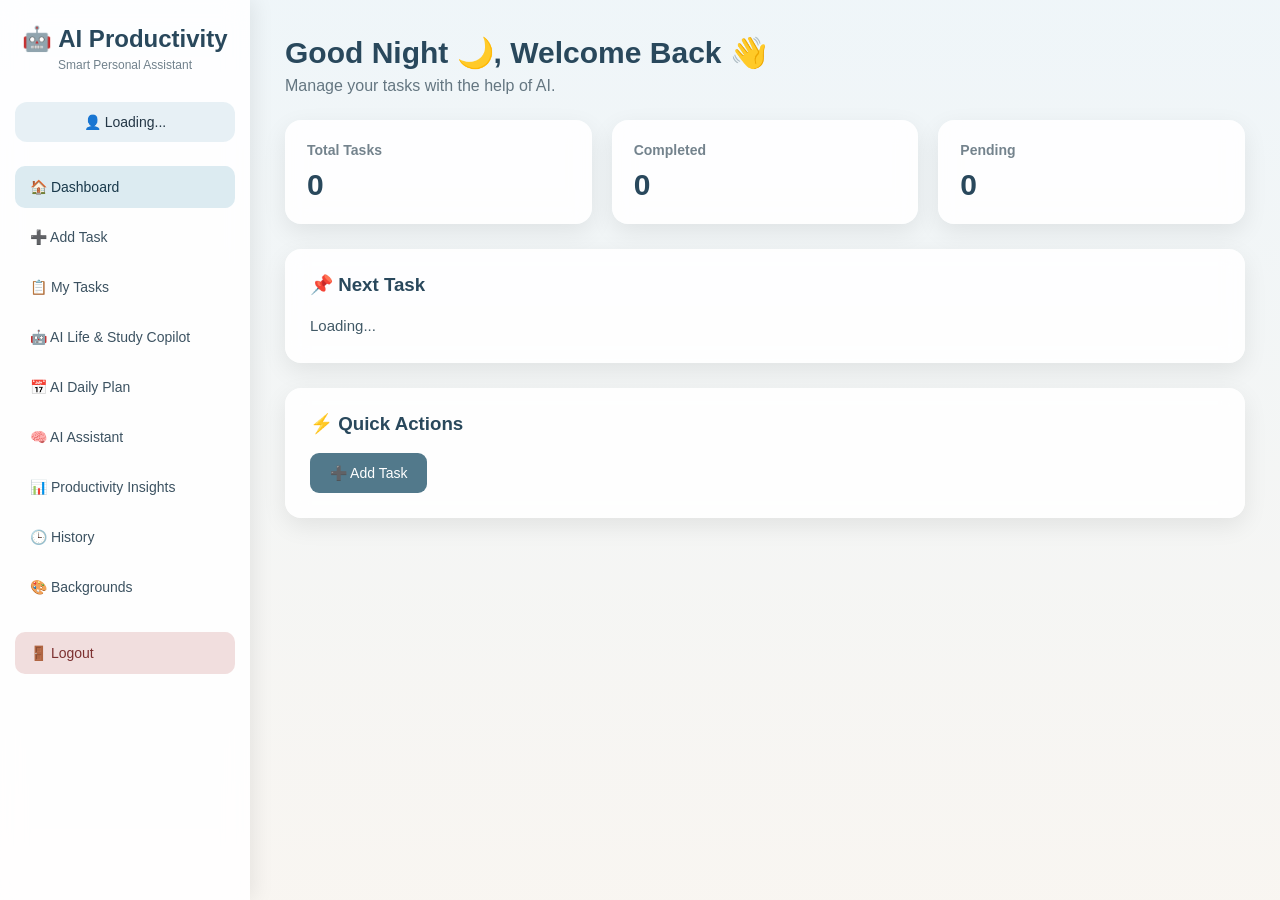
<file: frontend/index.html>
<!DOCTYPE html>
<html lang="en">
<head>
    <meta charset="UTF-8">
    <meta name="viewport" content="width=device-width, initial-scale=1.0">

    <title>AI Productivity Agent</title>

    <style>

        * {
            box-sizing: border-box;
            margin: 0;
            padding: 0;
            font-family: Arial, sans-serif;
        }

        body {
            min-height: 100vh;

            background:
                linear-gradient(
                    rgba(226, 238, 244, 0.55),
                    rgba(244, 239, 232, 0.60)
                ),
                url("https://images.unsplash.com/photo-1501785888041-af3ef285b470?auto=format&fit=crop&w=2000&q=85");

            background-size: cover;
            background-position: center;
            background-attachment: fixed;

            color: #243746;
        }

        button {
            cursor: pointer;
        }

        .app {
            display: flex;
            min-height: 100vh;
        }

        /* ================= SIDEBAR ================= */

        .sidebar {
            width: 250px;
            min-height: 100vh;

            background: rgba(255, 255, 255, 0.88);

            backdrop-filter: blur(12px);

            padding: 25px 15px;

            box-shadow: 4px 0 20px rgba(0,0,0,0.08);

            position: fixed;
            left: 0;
            top: 0;
            bottom: 0;

            overflow-y: auto;
        }

        .logo {
            text-align: center;
            margin-bottom: 30px;
        }

        .logo h1 {
            font-size: 24px;
            color: #29485c;
        }

        .logo p {
            font-size: 12px;
            color: #71818c;
            margin-top: 5px;
        }

        .user-box {
            background: rgba(225, 237, 243, 0.8);
            padding: 12px;
            border-radius: 12px;
            margin-bottom: 20px;
            text-align: center;
            font-size: 14px;
        }

        .nav-btn {
            width: 100%;
            border: none;
            background: transparent;

            padding: 13px 15px;
            margin: 4px 0;

            border-radius: 10px;

            text-align: left;

            color: #3c5261;

            font-size: 14px;

            transition: 0.2s;
        }

        .nav-btn:hover,
        .nav-btn.active {
            background: #dcebf1;
            color: #19394b;
        }

        .logout-btn {
            margin-top: 20px;
            background: #f1dede;
            color: #7c3030;
        }

        .logout-btn:hover {
            background: #eacaca;
        }

        /* ================= MAIN ================= */

        .main {
            margin-left: 250px;
            width: calc(100% - 250px);

            padding: 35px;

            min-height: 100vh;
        }

        .page {
            display: none;
        }

        .page.active {
            display: block;
        }

        .page-title {
            margin-bottom: 25px;
        }

        .page-title h2 {
            font-size: 30px;
            color: #29485c;
        }

        .page-title p {
            margin-top: 7px;
            color: #647681;
        }

        /* ================= CARDS ================= */

        .cards {
            display: grid;

            grid-template-columns:
                repeat(auto-fit, minmax(200px, 1fr));

            gap: 20px;

            margin-bottom: 25px;
        }

        .card {
            background: rgba(255,255,255,0.88);

            backdrop-filter: blur(10px);

            border-radius: 16px;

            padding: 22px;

            box-shadow:
                0 8px 25px rgba(0,0,0,0.08);
        }

        .stat-card h3 {
            font-size: 14px;
            color: #74838d;
            margin-bottom: 10px;
        }

        .stat-card .number {
            font-size: 30px;
            font-weight: bold;
            color: #29485c;
        }

        /* ================= CONTENT ================= */

        .content-card {
            background: rgba(255,255,255,0.90);

            backdrop-filter: blur(10px);

            border-radius: 16px;

            padding: 25px;

            margin-bottom: 25px;

            box-shadow:
                0 8px 25px rgba(0,0,0,0.08);
        }

        .content-card h3 {
            margin-bottom: 18px;
            color: #29485c;
        }

        /* ================= FORMS ================= */

        .form-group {
            margin-bottom: 17px;
        }

        .form-group label {
            display: block;

            margin-bottom: 7px;

            font-size: 14px;

            color: #526671;
        }

        input,
        textarea,
        select {
            width: 100%;

            padding: 12px 14px;

            border: 1px solid #ccd8de;

            border-radius: 9px;

            background: rgba(255,255,255,0.9);

            outline: none;

            font-size: 14px;
        }

        textarea {
            min-height: 120px;
            resize: vertical;
        }

        input:focus,
        textarea:focus,
        select:focus {
            border-color: #739bad;
        }

        .primary-btn {
            border: none;

            background: #52798b;

            color: white;

            padding: 12px 20px;

            border-radius: 9px;

            font-size: 14px;
        }

        .primary-btn:hover {
            background: #416879;
        }

        .secondary-btn {
            border: none;

            background: #dcebf1;

            color: #29485c;

            padding: 10px 16px;

            border-radius: 8px;
        }

        .danger-btn {
            border: none;

            background: #f0d7d7;

            color: #853636;

            padding: 9px 13px;

            border-radius: 8px;
        }

        /* ================= TASK ================= */

        .task-item {
            background: rgba(247,250,251,0.95);

            border: 1px solid #dbe5e9;

            border-radius: 13px;

            padding: 18px;

            margin-bottom: 14px;
        }

        .task-top {
            display: flex;

            justify-content: space-between;

            gap: 15px;
        }

        .task-name {
            font-size: 17px;
            font-weight: bold;

            color: #29485c;
        }

        .task-details {
            margin-top: 7px;

            font-size: 13px;

            color: #71818c;
        }

        .priority {
            padding: 6px 10px;

            background: #e8eef1;

            border-radius: 8px;

            font-size: 12px;

            font-weight: bold;
        }

        .countdown {
            margin-top: 12px;

            font-size: 13px;

            color: #607987;

            font-weight: bold;
        }

        .task-actions {
            display: flex;

            flex-wrap: wrap;

            gap: 7px;

            margin-top: 15px;
        }

        .task-actions button {
            border: none;

            background: #e2edf1;

            color: #385563;

            padding: 8px 11px;

            border-radius: 7px;

            font-size: 12px;
        }

        .task-actions button:hover {
            background: #cedfe6;
        }

        /* ================= AI ================= */

        .ai-box {
            background:
                linear-gradient(
                    135deg,
                    rgba(225,237,243,0.9),
                    rgba(246,240,231,0.9)
                );

            border-radius: 14px;

            padding: 20px;

            margin-bottom: 20px;
        }

        .ai-result {
            margin-top: 15px;

            background: rgba(255,255,255,0.8);

            border-radius: 10px;

            padding: 15px;

            white-space: pre-wrap;

            line-height: 1.6;

            min-height: 50px;
        }

        /* ================= HISTORY ================= */

        .history-item {
            background: #f7fafb;

            border: 1px solid #dce6ea;

            border-radius: 12px;

            padding: 17px;

            margin-bottom: 12px;
        }

        .history-actions {
            margin-top: 12px;
        }

        /* ================= NEXT TASK ================= */

        .next-task {
            font-size: 15px;

            line-height: 1.6;

            color: #415966;
        }


        /* ================= AI COPILOT ================= */
        .copilot-hero {
            background: linear-gradient(135deg, rgba(225,237,243,0.94), rgba(246,240,231,0.94));
            border-radius: 20px; padding: 28px; margin-bottom: 22px;
            box-shadow: 0 8px 25px rgba(0,0,0,0.08); text-align: center;
        }
        .copilot-hero h2 { font-size: 30px; color:#29485c; margin-bottom:8px; }
        .copilot-hero p { color:#647681; margin-bottom:18px; }
        .copilot-tools { display:grid; grid-template-columns:repeat(auto-fit,minmax(190px,1fr)); gap:14px; }
        .copilot-tool { border:1px solid #d5e1e6; background:rgba(255,255,255,0.9); border-radius:15px; padding:18px; text-align:left; cursor:pointer; transition:.2s; }
        .copilot-tool:hover { transform:translateY(-2px); box-shadow:0 8px 18px rgba(0,0,0,.08); border-color:#9bb9c7; }
        .copilot-tool .icon { font-size:28px; margin-bottom:9px; }
        .copilot-tool h3 { font-size:15px; color:#29485c; margin-bottom:5px; }
        .copilot-tool p { font-size:12px; color:#71818c; line-height:1.45; }
        .copilot-chat { background:rgba(255,255,255,.92); border-radius:18px; padding:20px; box-shadow:0 8px 25px rgba(0,0,0,.08); }
        .copilot-chat-header { display:flex; justify-content:space-between; align-items:center; gap:10px; margin-bottom:15px; }
        .copilot-chat-header h3 { color:#29485c; }
        .copilot-mode { font-size:12px; background:#e8f1f4; color:#385563; padding:7px 10px; border-radius:999px; }
        .copilot-messages { min-height:220px; max-height:380px; overflow-y:auto; background:#f7fafb; border:1px solid #dce6ea; border-radius:13px; padding:15px; margin-bottom:14px; }
        .copilot-message { max-width:82%; padding:11px 13px; border-radius:12px; margin-bottom:10px; line-height:1.5; font-size:14px; white-space:pre-wrap; }
        .copilot-message.ai { background:#e4eff3; color:#29485c; }
        .copilot-message.user { background:#52798b; color:white; margin-left:auto; }
        .copilot-input-row { display:flex; gap:8px; }
        .copilot-input-row textarea { min-height:55px; flex:1; }
        .copilot-status { margin-top:10px; font-size:12px; color:#647681; min-height:18px; }
        @media(max-width:600px){ .copilot-input-row{flex-direction:column;} .copilot-message{max-width:95%;} }


        /* ================= BACKGROUND GALLERY ================= */

        .background-overlay {
            display: none;
            position: fixed;
            inset: 0;
            z-index: 9999;
            background: rgba(15, 30, 40, 0.48);
            backdrop-filter: blur(5px);
            align-items: center;
            justify-content: center;
            padding: 20px;
        }

        .background-overlay.show {
            display: flex;
        }

        .background-panel {
            width: min(900px, 96vw);
            max-height: 88vh;
            overflow-y: auto;
            background: rgba(255, 255, 255, 0.96);
            border-radius: 20px;
            padding: 22px;
            box-shadow: 0 20px 60px rgba(0,0,0,0.22);
        }

        .background-panel-header {
            display: flex;
            align-items: center;
            justify-content: space-between;
            gap: 15px;
            margin-bottom: 18px;
        }

        .background-panel-header h3 {
            color: #29485c;
            font-size: 21px;
        }

        .close-background-btn {
            border: none;
            background: #f0d7d7;
            color: #853636;
            width: 36px;
            height: 36px;
            border-radius: 50%;
            font-size: 18px;
            cursor: pointer;
        }

        .background-grid {
            display: grid;
            grid-template-columns: repeat(auto-fit, minmax(190px, 1fr));
            gap: 15px;
        }

        .background-option {
            border: 2px solid transparent;
            border-radius: 15px;
            overflow: hidden;
            background: white;
            box-shadow: 0 5px 16px rgba(0,0,0,0.08);
            cursor: pointer;
            transition: 0.2s;
        }

        .background-option:hover {
            transform: translateY(-3px);
            box-shadow: 0 10px 24px rgba(0,0,0,0.14);
        }

        .background-option.selected {
            border-color: #52798b;
        }

        .background-option img {
            display: block;
            width: 100%;
            height: 115px;
            object-fit: cover;
        }

        .background-option-name {
            padding: 10px 12px;
            color: #29485c;
            font-weight: bold;
            font-size: 13px;
        }

        .background-note {
            margin-top: 16px;
            color: #71818c;
            font-size: 12px;
            text-align: center;
        }


        /* ================= DOCUMENT ANALYZER + KNOWLEDGE VAULT ================= */
        .copilot-feature-panel {
            display: none;
            margin-top: 20px;
            background: rgba(255,255,255,0.94);
            border-radius: 18px;
            padding: 22px;
            box-shadow: 0 8px 25px rgba(0,0,0,0.08);
            border: 1px solid #dce6ea;
        }
        .copilot-feature-panel.show { display: block; }
        .feature-header { display:flex; justify-content:space-between; align-items:center; gap:12px; margin-bottom:15px; }
        .feature-header h3 { color:#29485c; margin:0; }
        .feature-note { color:#647681; font-size:13px; line-height:1.5; margin-bottom:15px; }
        .feature-row { display:flex; gap:10px; align-items:center; flex-wrap:wrap; }
        .feature-row > * { flex:1; min-width:180px; }
        .feature-status { margin-top:12px; min-height:20px; font-size:13px; color:#526671; }
        .feature-result { margin-top:15px; background:#f7fafb; border:1px solid #dce6ea; border-radius:13px; padding:16px; line-height:1.65; white-space:pre-wrap; }
        .vault-list { display:grid; gap:10px; margin-top:15px; }
        .vault-item { background:#f7fafb; border:1px solid #dce6ea; border-radius:12px; padding:13px; }
        .vault-item strong { color:#29485c; }
        .vault-item small { display:block; color:#71818c; margin-top:4px; }
        .vault-actions { display:flex; gap:8px; flex-wrap:wrap; margin-top:10px; }
        .vault-question { margin-top:15px; }
        .vault-question textarea { min-height:80px; }
        .file-name { margin-top:8px; font-size:13px; color:#52798b; }

        /* ================= MOBILE ================= */

        @media(max-width: 800px) {

            .sidebar {
                width: 210px;
            }

            .main {
                margin-left: 210px;

                width: calc(100% - 210px);

                padding: 20px;
            }
        }

        @media(max-width: 600px) {

            .sidebar {
                position: relative;

                width: 100%;

                min-height: auto;
            }

            .app {
                display: block;
            }

            .main {
                margin-left: 0;

                width: 100%;
            }
        }

    </style>
</head>

<body>

<div id="backgroundOverlay" class="background-overlay" onclick="closeBackgroundGallery(event)">
    <div class="background-panel" onclick="event.stopPropagation()">
        <div class="background-panel-header">
            <h3>🎨 Choose Your Background</h3>
            <button class="close-background-btn" onclick="closeBackgroundGallery()">✕</button>
        </div>

        <div id="backgroundGrid" class="background-grid"></div>

        <p class="background-note">
            Choose any background. Your choice is saved automatically in this browser.
        </p>
    </div>
</div>

<div class="app">

    <aside class="sidebar">

        <div class="logo">

            <h1>🤖 AI Productivity</h1>

            <p>Smart Personal Assistant</p>

        </div>

        <div class="user-box">

            👤

            <span id="loggedUser">
                Loading...
            </span>

        </div>

        <button
            class="nav-btn active"
            onclick="showPage('dashboard', this)"
        >
            🏠 Dashboard
        </button>

        <button
            class="nav-btn"
            onclick="showPage('addTask', this)"
        >
            ➕ Add Task
        </button>

        <button
            class="nav-btn"
            onclick="showPage('tasks', this)"
        >
            📋 My Tasks
        </button>


        <button
            class="nav-btn"
            onclick="showPage('copilot', this)"
        >
            🤖 AI Life & Study Copilot
        </button>

        <button
            class="nav-btn"
            onclick="showPage('dailyPlan', this)"
        >
            📅 AI Daily Plan
        </button>

        <button
            class="nav-btn"
            onclick="showPage('assistant', this)"
        >
            🧠 AI Assistant
        </button>

        <button
            class="nav-btn"
            onclick="showPage('insights', this)"
        >
            📊 Productivity Insights
        </button>

        <button
            class="nav-btn"
            onclick="showPage('history', this)"
        >
            🕒 History
        </button>

        <button
            class="nav-btn"
            onclick="openBackgroundGallery()"
        >
            🎨 Backgrounds
        </button>

        <button
            class="nav-btn logout-btn"
            onclick="logout()"
        >
            🚪 Logout
        </button>

    </aside>

    <main class="main">


        <!-- AI LIFE & STUDY COPILOT -->
        <section id="copilot" class="page">
            <div class="page-title">
                <h2>🤖 AI Life & Study Copilot</h2>
                <p>Your personal AI space for study, projects, ideas and everyday work.</p>
            </div>

            <div class="copilot-hero">
                <h2>🤖 What can I help you with?</h2>
                <p>Choose a tool or start a conversation. We are adding the AI features step by step.</p>
                <button class="primary-btn" onclick="startCopilotVoice()">🎤 Talk to AI</button>
            </div>

            <div class="copilot-tools">
                <div class="copilot-tool" onclick="selectCopilotTool('Study Buddy')"><div class="icon">📚</div><h3>Study Buddy</h3><p>Understand topics, revise concepts and prepare for exams.</p></div>
                <div class="copilot-tool" onclick="selectCopilotTool('Writing Assistant')"><div class="icon">📝</div><h3>Writing Assistant</h3><p>Improve assignments, emails, reports and written work.</p></div>
                <div class="copilot-tool" onclick="selectCopilotTool('Presentation Coach')"><div class="icon">🎤</div><h3>Presentation Coach</h3><p>Practice speaking, structure slides and prepare your delivery.</p></div>
                <div class="copilot-tool" onclick="selectCopilotTool('Coding Buddy')"><div class="icon">💻</div><h3>Coding Buddy</h3><p>Get help understanding code, errors and programming concepts.</p></div>
                <div class="copilot-tool" onclick="selectCopilotTool('Document Analyzer')"><div class="icon">📄</div><h3>Document Analyzer</h3><p>Upload and analyze PDF, DOCX and TXT study or project documents.</p></div>
                <div class="copilot-tool" onclick="selectCopilotTool('Research Assistant')"><div class="icon">🔍</div><h3>Research Assistant</h3><p>Organize research questions, sources and project information.</p></div>
                <div class="copilot-tool" onclick="selectCopilotTool('Idea Generator')"><div class="icon">💡</div><h3>Idea Generator</h3><p>Generate project, presentation and innovation ideas.</p></div>
                <div class="copilot-tool" onclick="selectCopilotTool('Knowledge Vault')"><div class="icon">🧠</div><h3>Knowledge Vault</h3><p>Store your documents and ask questions about your saved knowledge.</p></div>
                <div class="copilot-tool" onclick="selectCopilotTool('Problem Solver')"><div class="icon">🧩</div><h3>Problem Solver</h3><p>Break difficult problems into clear, manageable steps.</p></div>
            </div>

            <!-- DOCUMENT ANALYZER -->
            <div id="documentAnalyzerPanel" class="copilot-feature-panel">
                <div class="feature-header">
                    <h3>📄 Document Analyzer</h3>
                    <span class="copilot-mode">PDF / DOCX / TXT</span>
                </div>
                <p class="feature-note">Upload a document and Gemini will create a summary, study notes, exam questions, or a simple explanation.</p>

                <div class="feature-row">
                    <input id="documentFile" type="file" accept=".pdf,.docx,.txt">
                    <select id="documentAnalysisMode">
                        <option value="summary">📋 Summary</option>
                        <option value="study">📚 Study Notes</option>
                        <option value="questions">❓ Exam Questions</option>
                        <option value="explain">💡 Simple Explanation</option>
                    </select>
                    <button class="primary-btn" onclick="analyzeDocument()">🔍 Analyze</button>
                </div>

                <div id="selectedDocumentName" class="file-name"></div>
                <div id="documentAnalyzerStatus" class="feature-status"></div>
                <div id="documentAnalyzerResult" class="feature-result" style="display:none;"></div>
            </div>

            <!-- KNOWLEDGE VAULT -->
            <div id="knowledgeVaultPanel" class="copilot-feature-panel">
                <div class="feature-header">
                    <h3>🧠 Knowledge Vault</h3>
                    <button class="secondary-btn" onclick="loadKnowledgeVault()">🔄 Refresh</button>
                </div>
                <p class="feature-note">Your analyzed documents are stored privately for your account. Select a document or ask across your saved documents.</p>

                <div class="feature-row">
                    <select id="vaultDocumentSelect">
                        <option value="">All saved documents</option>
                    </select>
                    <button class="secondary-btn" onclick="loadKnowledgeVault()">📚 Load Documents</button>
                </div>

                <div id="knowledgeVaultList" class="vault-list"></div>

                <div class="vault-question">
                    <textarea id="vaultQuestion" placeholder="Ask something about your saved documents..."></textarea>
                    <br><br>
                    <button class="primary-btn" onclick="askKnowledgeVault()">🤖 Ask Knowledge Vault</button>
                </div>

                <div id="vaultStatus" class="feature-status"></div>
                <div id="vaultAnswer" class="feature-result" style="display:none;"></div>
            </div>

            <br>
            <div class="copilot-chat">
                <div class="copilot-chat-header">
                    <h3>💬 Copilot Chat</h3>
                    <span id="copilotMode" class="copilot-mode">General Copilot</span>
                </div>
                <div id="copilotMessages" class="copilot-messages">
                    <div class="copilot-message ai">Hi! I’m your AI Life & Study Copilot. Choose a tool above or tell me what you need help with.</div>
                </div>
                <div class="copilot-input-row">
                    <textarea id="copilotInput" placeholder="Ask your Copilot something..."></textarea>
                    <button class="primary-btn" onclick="sendCopilotMessage()">➤ Send</button>
                </div>
                <div id="copilotStatus" class="copilot-status"></div>
            </div>
        </section>

        <!-- DASHBOARD -->

        <section
            id="dashboard"
            class="page active"
        >

            <div class="page-title">

                <h2 id="welcomeGreeting">Welcome Back 👋</h2>

                <p>
                    Manage your tasks with the help of AI.
                </p>

            </div>

            <div class="cards">

                <div class="card stat-card">

                    <h3>Total Tasks</h3>

                    <div
                        class="number"
                        id="totalTasks"
                    >
                        0
                    </div>

                </div>

                <div class="card stat-card">

                    <h3>Completed</h3>

                    <div
                        class="number"
                        id="completedTasks"
                    >
                        0
                    </div>

                </div>

                <div class="card stat-card">

                    <h3>Pending</h3>

                    <div
                        class="number"
                        id="pendingTasks"
                    >
                        0
                    </div>

                </div>

            </div>

            <div class="content-card">

                <h3>📌 Next Task</h3>

                <div
                    id="nextTask"
                    class="next-task"
                >
                    Loading...
                </div>

            </div>

            <div class="content-card">

                <h3>⚡ Quick Actions</h3>

                <button
                    class="primary-btn"
                    onclick="showPageById('addTask')"
                >
                    ➕ Add Task
                </button>

            </div>

        </section>

        <!-- ADD TASK -->

        <section
            id="addTask"
            class="page"
        >

            <div class="page-title">

                <h2>➕ Add New Task</h2>

                <p>
                    Create a task and set its deadline.
                </p>

            </div>

            <div class="content-card">

                <div class="form-group">

                    <label>
                        Task
                    </label>

                    <textarea
                        id="taskInput"
                        placeholder="Example: Complete project presentation"
                    ></textarea>

                </div>

                <button
                    class="secondary-btn"
                    onclick="startVoiceInput()"
                >
                    🎤 Speak Task
                </button>

                <br><br>

                <div class="form-group">

                    <label>
                        Deadline
                    </label>

                    <input
                        type="datetime-local"
                        id="deadlineInput"
                    >

                </div>

                <div class="form-group">

                    <label>
                        Priority
                    </label>

                    <select id="priorityInput">

                        <option value="HIGH">
                            HIGH
                        </option>

                        <option
                            value="MEDIUM"
                            selected
                        >
                            MEDIUM
                        </option>

                        <option value="LOW">
                            LOW
                        </option>

                    </select>

                </div>

                <button
                    class="primary-btn"
                    onclick="addTask()"
                >
                    💾 Save Task
                </button>

                <p
                    id="addTaskMessage"
                    style="margin-top:15px;"
                ></p>

            </div>

        </section>

        <!-- MY TASKS -->

        <section
            id="tasks"
            class="page"
        >

            <div class="page-title">

                <h2>📋 My Tasks</h2>

                <p>
                    View and manage all your tasks.
                </p>

            </div>

            <div class="content-card">

                <div id="taskList">
                    Loading tasks...
                </div>

            </div>

        </section>

        <!-- DAILY PLAN -->

        <section
            id="dailyPlan"
            class="page"
        >

            <div class="page-title">

                <h2>📅 AI Daily Planner</h2>

                <p>
                    Let Gemini organize your day.
                </p>

            </div>

            <div class="content-card">

                <button
                    class="primary-btn"
                    onclick="generateDailyPlan()"
                >
                    🤖 Generate Daily Plan
                </button>

                <div
                    id="dailyPlanResult"
                    class="ai-result"
                >
                    Your AI-generated plan will appear here.
                </div>

            </div>

        </section>

        <!-- AI ASSISTANT -->

        <section
            id="assistant"
            class="page"
        >

            <div class="page-title">

                <h2>🧠 AI Assistant</h2>

                <p>
                    Use Gemini to analyze tasks and improve productivity.
                </p>

            </div>

            <div class="content-card">

                <h3>
                    🤖 AI Task Analyzer
                </h3>

                <div class="form-group">

                    <textarea
                        id="aiTaskInput"
                        placeholder="Example: I need to finish my project before Friday."
                    ></textarea>

                </div>

                <button
                    class="primary-btn"
                    onclick="analyzeTaskWithAI()"
                >
                    🔍 Analyze Task
                </button>

                <div
                    id="aiTaskResult"
                    class="ai-result"
                >
                    AI analysis will appear here.
                </div>

            </div>

            <div class="content-card">

                <h3>
                    🧠 AI Productivity Coach
                </h3>

                <button
                    class="primary-btn"
                    onclick="askAICoach()"
                >
                    💡 Ask AI Coach
                </button>

                <div
                    id="aiCoachResult"
                    class="ai-result"
                >
                    Your productivity advice will appear here.
                </div>

            </div>

        </section>

        <!-- INSIGHTS -->

        <section
            id="insights"
            class="page"
        >

            <div class="page-title">

                <h2>📊 Productivity Insights</h2>

                <p>
                    Understand your productivity patterns.
                </p>

            </div>

            <div class="content-card">

                <button
                    class="primary-btn"
                    onclick="loadInsights()"
                >
                    📊 Analyze Productivity
                </button>

                <div
                    id="insightsResult"
                    class="ai-result"
                >
                    Productivity insights will appear here.
                </div>

            </div>

        </section>

        <!-- HISTORY -->

        <section
            id="history"
            class="page"
        >

            <div class="page-title">

                <h2>🕒 Task History</h2>

                <p>
                    View completed and deleted task activity.
                </p>

            </div>

            <div class="content-card">

                <button
                    class="danger-btn"
                    onclick="clearAllTasks()"
                >
                    🗑️ Clear All Tasks
                </button>

                <br><br>

                <div id="historyList">
                    Loading history...
                </div>

            </div>

        </section>

    </main>

</div>

<script>

    /* =====================================================
       BACKEND
    ===================================================== */

    const API_URL =
        "https://ai-productivity-agent.onrender.com";


    /* =====================================================
       GLOBAL DATA
    ===================================================== */

    let allTasks = [];


    /* =====================================================
       API FETCH
    ===================================================== */

    async function apiFetch(url, options = {}) {

        try {

            const authToken = localStorage.getItem("ai_productivity_auth_token");

            const requestOptions = {
                ...options,
                credentials: "include",
                headers: {
                    "Accept": "application/json",
                    ...(options.headers || {})
                }
            };

            if (authToken) {
                requestOptions.headers.Authorization = "Bearer " + authToken;
            }

            console.log(
                "Connecting to:",
                API_URL + url
            );

            const response =
                await fetch(
                    API_URL + url,
                    requestOptions
                );

            console.log(
                "Backend status:",
                response.status
            );

            if (response.status === 401) {

                window.location.href =
                    "auth.html";

                return null;
            }

            if (!response.ok) {

                const errorText =
                    await response.text();

                console.error(
                    "Backend Error:",
                    response.status,
                    errorText
                );

                alert(
                    "Backend Error: " +
                    response.status
                );

                return null;
            }

            return response;

        } catch (error) {

            console.error(
                "Backend Connection Error:",
                error
            );

            alert(
                "Backend Connection Error:\n\n" +
                error.message
            );

            return null;
        }
    }


    /* =====================================================
       PAGE NAVIGATION
    ===================================================== */

    function showPage(pageId, button) {

        document
            .querySelectorAll(".page")
            .forEach(page => {

                page.classList.remove("active");

            });

        const page =
            document.getElementById(pageId);

        if (page) {

            page.classList.add("active");

        }

        document
            .querySelectorAll(".nav-btn")
            .forEach(btn => {

                btn.classList.remove("active");

            });

        if (button) {

            button.classList.add("active");

        }

        if (pageId === "dashboard") {

            loadDashboard();

        }

        if (pageId === "tasks") {

            loadTasks();

        }

        if (pageId === "history") {

            loadHistory();

        }

        if (pageId === "insights") {

            loadInsights();

        }
    }


    function showPageById(pageId) {

        const button =
            Array.from(
                document.querySelectorAll(".nav-btn")
            ).find(btn =>
                btn
                    .getAttribute("onclick")
                    ?.includes("'" + pageId + "'")
            );

        showPage(
            pageId,
            button
        );
    }


    /* =====================================================
       LOGIN CHECK
    ===================================================== */

    async function checkLogin() {

        try {

            const response =
                await apiFetch(
                    "/current-user"
                );

            if (!response) {

                return;

            }

            const data =
                await response.json();

            console.log(
                "CURRENT USER DATA:",
                data
            );

            if (
                data.logged_in === true &&
                data.user
            ) {

                /*
                 * IMPORTANT:
                 * data.user is an object.
                 * We must display data.user.name.
                 */

                let userName = "User";

                if (
                    typeof data.user === "object" &&
                    data.user !== null
                ) {

                    userName =
                        data.user.name ||
                        data.user.username ||
                        data.user.email ||
                        "User";

                } else {

                    userName =
                        String(data.user);

                }

                document.getElementById(
                    "loggedUser"
                ).textContent =
                    userName;

                await loadDashboard();

            } else {

                window.location.href =
                    "auth.html";

            }

        } catch (error) {

            console.error(
                "Login check error:",
                error
            );

            document.getElementById(
                "loggedUser"
            ).textContent =
                "Connection Error";

        }
    }


    /* =====================================================
       LOGOUT
    ===================================================== */

    async function logout() {

        try {

            await apiFetch(
                "/logout",
                {
                    method: "POST"
                }
            );

        } finally {

            localStorage.removeItem("ai_productivity_auth_token");
            window.location.href =
                "auth.html";

        }
    }


    /* =====================================================
       ADD TASK
    ===================================================== */

    async function addTask() {

        const task =
            document
                .getElementById("taskInput")
                .value
                .trim();

        const deadline =
            document
                .getElementById("deadlineInput")
                .value;

        const priority =
            document
                .getElementById("priorityInput")
                .value;

        const message =
            document.getElementById(
                "addTaskMessage"
            );

        if (!task) {

            message.textContent =
                "Please enter a task.";

            return;
        }

        message.textContent =
            "Saving task...";

        try {

            const response =
                await apiFetch(
                    "/add-task",
                    {
                        method: "POST",

                        headers: {
                            "Content-Type":
                                "application/json"
                        },

                        body:
                            JSON.stringify({
                                task: task,
                                deadline:
                                    deadline || null,
                                priority:
                                    priority
                            })
                    }
                );

            if (!response) {

                return;
            }

            const data =
                await response.json();

            if (data.success) {

                message.textContent =
                    "✅ Task added successfully!";

                document.getElementById(
                    "taskInput"
                ).value = "";

                document.getElementById(
                    "deadlineInput"
                ).value = "";

                await loadDashboard();
                await loadTasks();

            } else {

                message.textContent =
                    "❌ " +
                    (
                        data.message ||
                        "Unable to add task."
                    );
            }

        } catch (error) {

            console.error(error);

            message.textContent =
                "❌ Backend connection error.";

        }
    }


    /* =====================================================
       LOAD TASKS
    ===================================================== */

    async function loadTasks() {

        const container =
            document.getElementById(
                "taskList"
            );

        container.innerHTML =
            "Loading tasks...";

        try {

            const response =
                await apiFetch(
                    "/tasks"
                );

            if (!response) {

                return;
            }

            const data =
                await response.json();

            allTasks =
                data.tasks || [];

            if (
                allTasks.length === 0
            ) {

                container.innerHTML =
                    "<p>No tasks available.</p>";

                return;
            }

            container.innerHTML =
                "";

            allTasks.forEach(task => {

                const item =
                    document.createElement(
                        "div"
                    );

                item.className =
                    "task-item";

                const deadline =
                    task.deadline
                        ? formatDate(
                            task.deadline
                          )
                        : "No deadline";

                item.innerHTML = `

                    <div class="task-top">

                        <div>

                            <div class="task-name">
                                ${escapeHtml(task.task)}
                            </div>

                            <div class="task-details">

                                📅 ${deadline}

                                <br>

                                Priority:
                                ${escapeHtml(
                                    task.priority ||
                                    "MEDIUM"
                                )}

                            </div>

                        </div>

                        <div class="priority">

                            ${escapeHtml(
                                task.priority ||
                                "MEDIUM"
                            )}

                        </div>

                    </div>

                    ${
                        task.deadline
                        ?
                        `
                        <div
                            class="countdown"
                            data-deadline="${escapeHtml(
                                task.deadline
                            )}"
                        >
                            ⏳ Calculating...
                        </div>
                        `
                        :
                        ""
                    }

                    <div class="task-actions">

                        <button
                            onclick="completeTask(${task.id})"
                        >
                            ✅ Complete
                        </button>

                        <button
                            onclick="editTask(${task.id})"
                        >
                            ✏️ Edit
                        </button>

                        <button
                            onclick="deleteTask(${task.id})"
                        >
                            🗑️ Delete
                        </button>

                        <button
                            onclick="snoozeTask(${task.id},10)"
                        >
                            😴 10m
                        </button>

                        <button
                            onclick="snoozeTask(${task.id},30)"
                        >
                            😴 30m
                        </button>

                        <button
                            onclick="snoozeTask(${task.id},60)"
                        >
                            😴 1h
                        </button>

                    </div>
                `;

                container.appendChild(item);

            });

            updateCountdowns();

        } catch (error) {

            console.error(error);

            container.innerHTML =
                "❌ Unable to load tasks.";

        }
    }


    /* =====================================================
       COMPLETE TASK
    ===================================================== */

    async function completeTask(id) {

        try {

            const response =
                await apiFetch(
                    `/complete-task/${id}`,
                    {
                        method: "POST"
                    }
                );

            if (!response) {

                return;
            }

            await response.json();

            await loadTasks();
            await loadDashboard();
            await loadHistory();

        } catch (error) {

            console.error(error);

        }
    }


    /* =====================================================
       DELETE TASK
    ===================================================== */

    async function deleteTask(id) {

        if (
            !confirm(
                "Delete this task?"
            )
        ) {

            return;
        }

        try {

            const response =
                await apiFetch(
                    `/delete-task/${id}`,
                    {
                        method: "DELETE"
                    }
                );

            if (!response) {

                return;
            }

            await response.json();

            await loadTasks();
            await loadDashboard();
            await loadHistory();

        } catch (error) {

            console.error(error);

        }
    }


    /* =====================================================
       EDIT TASK
    ===================================================== */

    async function editTask(id) {

        const task =
            allTasks.find(
                item =>
                    item.id === id
            );

        if (!task) {

            return;
        }

        const newTask =
            prompt(
                "Edit task:",
                task.task
            );

        if (newTask === null) {

            return;
        }

        const newDeadline =
            prompt(
                "Edit deadline (YYYY-MM-DDTHH:MM):",
                task.deadline || ""
            );

        if (newDeadline === null) {

            return;
        }

        const newPriority =
            prompt(
                "Edit priority (HIGH / MEDIUM / LOW):",
                task.priority ||
                "MEDIUM"
            );

        if (newPriority === null) {

            return;
        }

        try {

            const response =
                await apiFetch(
                    `/edit-task/${id}`,
                    {
                        method: "PUT",

                        headers: {
                            "Content-Type":
                                "application/json"
                        },

                        body:
                            JSON.stringify({
                                task:
                                    newTask,

                                deadline:
                                    newDeadline,

                                priority:
                                    newPriority
                                        .toUpperCase()
                            })
                    }
                );

            if (!response) {

                return;
            }

            const data =
                await response.json();

            if (data.success) {

                await loadTasks();
                await loadDashboard();

            } else {

                alert(
                    data.message ||
                    "Unable to edit task."
                );

            }

        } catch (error) {

            console.error(error);

        }
    }


    /* =====================================================
       SNOOZE
    ===================================================== */

    async function snoozeTask(
        id,
        minutes
    ) {

        try {

            const response =
                await apiFetch(
                    `/snooze-task/${id}`,
                    {
                        method: "POST",

                        headers: {
                            "Content-Type":
                                "application/json"
                        },

                        body:
                            JSON.stringify({
                                minutes:
                                    minutes
                            })
                    }
                );

            if (!response) {

                return;
            }

            await response.json();

            await loadTasks();

        } catch (error) {

            console.error(error);

        }
    }


    /* =====================================================
       DASHBOARD
    ===================================================== */

    async function loadDashboard() {

        try {

            const response =
                await apiFetch(
                    "/tasks"
                );

            if (!response) {

                return;
            }

            const data =
                await response.json();

            allTasks =
                data.tasks || [];

            const total =
                allTasks.length;

            const completed =
                allTasks.filter(
                    task =>
                        task.completed === 1
                ).length;

            const pending =
                total -
                completed;

            document.getElementById(
                "totalTasks"
            ).textContent =
                total;

            document.getElementById(
                "completedTasks"
            ).textContent =
                completed;

            document.getElementById(
                "pendingTasks"
            ).textContent =
                pending;

            showNextTask();

        } catch (error) {

            console.error(error);

        }
    }


    /* =====================================================
       NEXT TASK
    ===================================================== */

    function showNextTask() {

        const container =
            document.getElementById(
                "nextTask"
            );

        const pending =
            allTasks.filter(
                task =>
                    task.completed !== 1
            );

        if (
            pending.length === 0
        ) {

            container.innerHTML =
                "🎉 No pending tasks!";

            return;
        }

        const withDeadline =
            pending.filter(
                task =>
                    task.deadline
            );

        if (
            withDeadline.length === 0
        ) {

            container.innerHTML =
                `📌 ${escapeHtml(
                    pending[0].task
                )}`;

            return;
        }

        withDeadline.sort(
            (a, b) =>
                new Date(
                    a.deadline
                ) -
                new Date(
                    b.deadline
                )
        );

        const next =
            withDeadline[0];

        container.innerHTML = `

            <strong>
                ${escapeHtml(
                    next.task
                )}
            </strong>

            <br><br>

            📅 ${formatDate(
                next.deadline
            )}

            <br>

            Priority:

            <strong>
                ${escapeHtml(
                    next.priority ||
                    "MEDIUM"
                )}
            </strong>

        `;
    }


    /* =====================================================
       DAILY PLAN
    ===================================================== */

    async function generateDailyPlan() {

        const result =
            document.getElementById(
                "dailyPlanResult"
            );

        result.textContent =
            "🤖 Gemini is analyzing your tasks...";

        try {

            const response =
                await apiFetch(
                    "/ai-daily-plan"
                );

            if (!response) {

                return;
            }

            const data =
                await response.json();

            if (data.success) {

                result.textContent =
                    data.plan ||
                    "No plan available.";

            } else {

                result.textContent =
                    "❌ " +
                    (
                        data.message ||
                        "Unable to generate plan."
                    );
            }

        } catch (error) {

            console.error(error);

            result.textContent =
                "❌ Unable to connect to AI.";

        }
    }


    /* =====================================================
       AI TASK ANALYZER
    ===================================================== */

    async function analyzeTaskWithAI() {

        const input =
            document.getElementById(
                "aiTaskInput"
            );

        const result =
            document.getElementById(
                "aiTaskResult"
            );

        const task =
            input.value.trim();

        if (!task) {

            result.textContent =
                "Please enter a task.";

            return;
        }

        result.textContent =
            "🤖 Gemini is analyzing your task...";

        try {

            const response =
                await apiFetch(
                    "/ai-analyze",
                    {
                        method: "POST",

                        headers: {
                            "Content-Type":
                                "application/json"
                        },

                        body:
                            JSON.stringify({
                                task:
                                    task
                            })
                    }
                );

            if (!response) {

                return;
            }

            const data =
                await response.json();

            if (data.success) {

                result.textContent =
                    data.ai_response;

            } else {

                result.textContent =
                    "❌ " +
                    (
                        data.message ||
                        "AI could not analyze task."
                    );
            }

        } catch (error) {

            console.error(error);

            result.textContent =
                "❌ Unable to connect to AI.";

        }
    }


    /* =====================================================
       AI COACH
    ===================================================== */

    async function askAICoach() {

        const result =
            document.getElementById(
                "aiCoachResult"
            );

        result.textContent =
            "🧠 Gemini is reviewing your productivity...";

        try {

            const response =
                await apiFetch(
                    "/ai-coach",
                    {
                        method: "POST"
                    }
                );

            if (!response) {

                return;
            }

            const data =
                await response.json();

            if (data.success) {

                result.textContent =
                    data.coach;

            } else {

                result.textContent =
                    "❌ " +
                    (
                        data.message ||
                        "AI coach unavailable."
                    );
            }

        } catch (error) {

            console.error(error);

            result.textContent =
                "❌ Unable to connect to AI.";

        }
    }


    /* =====================================================
       PRODUCTIVITY INSIGHTS
    ===================================================== */

    async function loadInsights() {

        const result =
            document.getElementById(
                "insightsResult"
            );

        result.textContent =
            "📊 Analyzing productivity...";

        try {

            const response =
                await apiFetch(
                    "/productivity-insights"
                );

            if (!response) {

                return;
            }

            const data =
                await response.json();

            if (data.success) {

                result.textContent =

`📋 Total Tasks:
${data.total}

✅ Completed Tasks:
${data.completed}

⏳ Pending Tasks:
${data.pending}

📈 Completion Rate:
${data.completion_rate}%

🔴 High Priority:
${data.high}

🟡 Medium Priority:
${data.medium}

🟢 Low Priority:
${data.low}`;

            } else {

                result.textContent =
                    data.message ||
                    "No insights available.";

            }

        } catch (error) {

            console.error(error);

            result.textContent =
                "❌ Unable to load insights.";

        }
    }


    /* =====================================================
       HISTORY
    ===================================================== */

    async function loadHistory() {

        const container =
            document.getElementById(
                "historyList"
            );

        container.innerHTML =
            "Loading history...";

        try {

            const response =
                await apiFetch(
                    "/history"
                );

            if (!response) {

                return;
            }

            const data =
                await response.json();

            const history =
                data.history || [];

            if (
                history.length === 0
            ) {

                container.innerHTML =
                    "<p>No history available.</p>";

                return;
            }

            container.innerHTML =
                "";

            history.forEach(item => {

                const div =
                    document.createElement(
                        "div"
                    );

                div.className =
                    "history-item";

                div.innerHTML = `

                    <strong>
                        ${escapeHtml(
                            item.task
                        )}
                    </strong>

                    <br><br>

                    Action:
                    ${escapeHtml(
                        item.action
                    )}

                    <br>

                    Deadline:
                    ${
                        item.deadline
                        ?
                        formatDate(
                            item.deadline
                        )
                        :
                        "None"
                    }

                    <br>

                    Priority:
                    ${escapeHtml(
                        item.priority ||
                        "MEDIUM"
                    )}

                    <br>

                    Time:
                    ${formatDate(
                        item.timestamp
                    )}

                    <div class="history-actions">

                        <button
                            class="danger-btn"
                            onclick="deleteHistory(${item.id})"
                        >
                            🗑️ Delete
                        </button>

                    </div>

                `;

                container.appendChild(div);

            });

        } catch (error) {

            console.error(error);

            container.innerHTML =
                "❌ Unable to load history.";

        }
    }


    /* =====================================================
       DELETE HISTORY
    ===================================================== */

    async function deleteHistory(id) {

        try {

            const response =
                await apiFetch(
                    `/delete-history/${id}`,
                    {
                        method: "DELETE"
                    }
                );

            if (!response) {

                return;
            }

            await response.json();

            await loadHistory();

        } catch (error) {

            console.error(error);

        }
    }


    /* =====================================================
       CLEAR ALL TASKS
    ===================================================== */

    async function clearAllTasks() {

        if (
            !confirm(
                "Are you sure you want to clear all tasks?"
            )
        ) {

            return;
        }

        try {

            const response =
                await apiFetch(
                    "/clear-tasks",
                    {
                        method: "DELETE"
                    }
                );

            if (!response) {

                return;
            }

            const data =
                await response.json();

            if (data.success) {

                alert(
                    "✅ All tasks cleared."
                );

                await loadHistory();
                await loadDashboard();
                await loadTasks();

            } else {

                alert(
                    data.message ||
                    "Unable to clear tasks."
                );
            }

        } catch (error) {

            console.error(error);

            alert(
                "❌ Backend connection error."
            );

        }
    }


    /* =====================================================
       VOICE INPUT
    ===================================================== */

    function startVoiceInput() {

        const SpeechRecognition =
            window.SpeechRecognition ||
            window.webkitSpeechRecognition;

        if (!SpeechRecognition) {

            alert(
                "Voice input is not supported in this browser."
            );

            return;
        }

        const recognition =
            new SpeechRecognition();

        recognition.lang =
            "en-IN";

        recognition.interimResults =
            false;

        recognition.maxAlternatives =
            1;

        recognition.start();

        recognition.onresult =
            function(event) {

                const transcript =
                    event
                        .results[0][0]
                        .transcript;

                document.getElementById(
                    "taskInput"
                ).value =
                    transcript;
            };

        recognition.onerror =
            function(event) {

                console.error(
                    "Voice error:",
                    event.error
                );
            };
    }



    /* =====================================================
       AI LIFE & STUDY COPILOT - UI FOUNDATION
       This section is intentionally separate from existing task code.
    ===================================================== */

    let selectedCopilotTool = "General Copilot";

    function addCopilotMessage(text, type) {
        const box = document.getElementById("copilotMessages");
        if (!box) return;
        const div = document.createElement("div");
        div.className = "copilot-message " + type;
        div.textContent = text;
        box.appendChild(div);
        box.scrollTop = box.scrollHeight;
    }

    function selectCopilotTool(tool) {
        selectedCopilotTool = tool;
        const mode = document.getElementById("copilotMode");
        const input = document.getElementById("copilotInput");
        const status = document.getElementById("copilotStatus");
        const analyzer = document.getElementById("documentAnalyzerPanel");
        const vault = document.getElementById("knowledgeVaultPanel");

        if (mode) mode.textContent = tool;
        if (input) input.placeholder = "Ask " + tool + " something...";
        if (status) status.textContent = "Selected: " + tool;

        if (analyzer) analyzer.classList.toggle("show", tool === "Document Analyzer");
        if (vault) vault.classList.toggle("show", tool === "Knowledge Vault");

        if (tool === "Knowledge Vault") {
            loadKnowledgeVault();
        }

        addCopilotMessage("You selected " + tool + ". Ask your question below.", "ai");
    }

    async function sendCopilotMessage() {
        const input = document.getElementById("copilotInput");
        const status = document.getElementById("copilotStatus");
        const text = input ? input.value.trim() : "";

        if (!text) {
            if (status) status.textContent = "Please enter a message.";
            return;
        }

        addCopilotMessage(text, "user");
        input.value = "";
        if (status) status.textContent = "🤖 Copilot is thinking...";

        try {
            const response = await apiFetch("/copilot-chat", {
                method: "POST",
                headers: { "Content-Type": "application/json" },
                body: JSON.stringify({
                    message: text,
                    tool: selectedCopilotTool
                })
            });

            if (!response) return;

            const data = await response.json();

            if (!data.success) {
                addCopilotMessage("❌ " + (data.message || "Copilot could not respond."), "ai");
                if (status) status.textContent = "Something went wrong.";
                return;
            }

            addCopilotMessage(data.reply || "I could not generate a response.", "ai");
            if (status) status.textContent = "✅ Ready";
        } catch (error) {
            console.error("Copilot chat error:", error);
            addCopilotMessage("❌ Unable to connect to the Copilot backend. Please try again.", "ai");
            if (status) status.textContent = "Backend connection failed.";
        }
    }

    function startCopilotVoice() {
        const SpeechRecognition = window.SpeechRecognition || window.webkitSpeechRecognition;
        if (!SpeechRecognition) {
            alert("Voice input is not supported in this browser.");
            return;
        }
        const recognition = new SpeechRecognition();
        recognition.lang = "en-IN";
        recognition.interimResults = false;
        recognition.maxAlternatives = 1;
        const status = document.getElementById("copilotStatus");
        if (status) status.textContent = "🎤 Listening...";
        recognition.start();
        recognition.onresult = function(event) {
            const transcript = event.results[0][0].transcript;
            const input = document.getElementById("copilotInput");
            if (input) input.value = transcript;
            if (status) status.textContent = "Voice captured. Click Send to continue.";
        };
        recognition.onerror = function(event) {
            console.error("Copilot voice error:", event.error);
            if (status) status.textContent = "Voice error: " + event.error;
        };
    }


    /* =====================================================
       BACKGROUND GALLERY
       Added separately so existing task/AI code is untouched.
    ===================================================== */

    const backgroundOptions = [
        {
            name: "Mountain Escape",
            image: "https://images.unsplash.com/photo-1501785888041-af3ef285b470?auto=format&fit=crop&w=2000&q=85"
        },
        {
            name: "Ocean Calm",
            image: "https://images.unsplash.com/photo-1507525428034-b723cf961d3e?auto=format&fit=crop&w=2000&q=85"
        },
        {
            name: "Forest Focus",
            image: "https://images.unsplash.com/photo-1448375240586-882707db888b?auto=format&fit=crop&w=2000&q=85"
        },
        {
            name: "Night Sky",
            image: "https://images.unsplash.com/photo-1470770841072-f978cf4d019e?auto=format&fit=crop&w=2000&q=85"
        },
        {
            name: "Minimal Desk",
            image: "https://images.unsplash.com/photo-1497215728101-856f4ea42174?auto=format&fit=crop&w=2000&q=85"
        },
        {
            name: "Soft Clouds",
            image: "https://images.unsplash.com/photo-1499346030926-9a72daac6c63?auto=format&fit=crop&w=2000&q=85"
        },
        {
            name: "Green Nature",
            image: "https://images.unsplash.com/photo-1500534623283-312aade485b7?auto=format&fit=crop&w=2000&q=85"
        }
    ];

    function applyBackground(index) {
        const option = backgroundOptions[index];
        if (!option) return;

        document.body.style.backgroundImage =
            `linear-gradient(
                rgba(226, 238, 244, 0.55),
                rgba(244, 239, 232, 0.60)
            ), url("${option.image}")`;

        document.body.style.backgroundSize = "cover";
        document.body.style.backgroundPosition = "center";
        document.body.style.backgroundAttachment = "fixed";

        localStorage.setItem("aiProductivityBackground", String(index));
    }

    function renderBackgroundGallery() {
        const grid = document.getElementById("backgroundGrid");
        if (!grid) return;

        const saved = Number(localStorage.getItem("aiProductivityBackground") || 0);

        grid.innerHTML = backgroundOptions.map((option, index) => `
            <div
                class="background-option ${index === saved ? "selected" : ""}"
                onclick="selectBackground(${index})"
            >
                <img src="${option.image}" alt="${option.name}">
                <div class="background-option-name">
                    ${option.name}
                </div>
            </div>
        `).join("");
    }

    function selectBackground(index) {
        applyBackground(index);
        renderBackgroundGallery();
        closeBackgroundGallery();
    }

    function openBackgroundGallery() {
        renderBackgroundGallery();

        const overlay = document.getElementById("backgroundOverlay");
        if (overlay) {
            overlay.classList.add("show");
        }
    }

    function closeBackgroundGallery(event) {
        if (event && event.target !== event.currentTarget) {
            return;
        }

        const overlay = document.getElementById("backgroundOverlay");
        if (overlay) {
            overlay.classList.remove("show");
        }
    }

    function loadSavedBackground() {
        const saved = Number(localStorage.getItem("aiProductivityBackground") || 0);
        applyBackground(
            saved >= 0 && saved < backgroundOptions.length ? saved : 0
        );
    }

    /* =====================================================
       DOCUMENT ANALYZER
    ===================================================== */

    document.addEventListener("change", function(event) {
        if (event.target && event.target.id === "documentFile") {
            const file = event.target.files[0];
            const label = document.getElementById("selectedDocumentName");
            if (label) label.textContent = file ? "Selected: " + file.name : "";
        }
    });

    async function analyzeDocument() {
        const fileInput = document.getElementById("documentFile");
        const mode = document.getElementById("documentAnalysisMode");
        const status = document.getElementById("documentAnalyzerStatus");
        const result = document.getElementById("documentAnalyzerResult");

        if (!fileInput || !fileInput.files.length) {
            status.textContent = "⚠️ Please select a PDF, DOCX or TXT file first.";
            return;
        }

        const file = fileInput.files[0];
        const name = file.name.toLowerCase();
        const allowed = [".pdf", ".docx", ".txt"];

        if (!allowed.some(ext => name.endsWith(ext))) {
            status.textContent = "❌ Only PDF, DOCX and TXT files are supported.";
            return;
        }

        if (file.size > 8 * 1024 * 1024) {
            status.textContent = "❌ File is too large. Maximum size is 8 MB.";
            return;
        }

        const formData = new FormData();
        formData.append("document", file);
        formData.append("mode", mode.value);

        status.textContent = "🤖 Gemini is analyzing your document...";
        result.style.display = "none";
        result.textContent = "";

        try {
            const response = await apiFetch("/document-analyze", {
                method: "POST",
                body: formData
            });

            if (!response) return;

            const data = await response.json();

            if (!data.success) {
                status.textContent = "❌ " + (data.message || "Document analysis failed.");
                return;
            }

            status.textContent = "✅ Document analyzed and saved to Knowledge Vault.";
            result.style.display = "block";
            result.textContent = data.analysis || data.reply || "No analysis returned.";

            await loadKnowledgeVault();
        } catch (error) {
            console.error("Document Analyzer error:", error);
            status.textContent = "❌ Unable to analyze the document. Please try again.";
        }
    }


    /* =====================================================
       KNOWLEDGE VAULT
    ===================================================== */

    async function loadKnowledgeVault() {
        const list = document.getElementById("knowledgeVaultList");
        const select = document.getElementById("vaultDocumentSelect");
        const status = document.getElementById("vaultStatus");

        if (!list || !select) return;

        list.innerHTML = "Loading saved documents...";

        try {
            const response = await apiFetch("/knowledge-vault");
            if (!response) return;

            const data = await response.json();

            if (!data.success) {
                list.innerHTML = "❌ " + (data.message || "Unable to load Knowledge Vault.");
                return;
            }

            const documents = data.documents || [];

            select.innerHTML = '<option value="">All saved documents</option>';

            documents.forEach(doc => {
                const option = document.createElement("option");
                option.value = doc.id;
                option.textContent = doc.filename;
                select.appendChild(option);
            });

            if (!documents.length) {
                list.innerHTML = "<p>No documents saved yet. Use Document Analyzer to upload one.</p>";
                return;
            }

            list.innerHTML = documents.map(doc => `
                <div class="vault-item">
                    <strong>📄 ${escapeHtml(doc.filename)}</strong>
                    <small>${escapeHtml(doc.file_type || "document")} • ${formatDate(doc.created_at)}</small>
                    <div class="vault-actions">
                        <button class="secondary-btn" onclick="selectVaultDocument(${doc.id})">Ask about this</button>
                        <button class="danger-btn" onclick="deleteVaultDocument(${doc.id})">Delete</button>
                    </div>
                </div>
            `).join("");

            if (status) status.textContent = documents.length + " document(s) saved.";
        } catch (error) {
            console.error("Knowledge Vault load error:", error);
            list.innerHTML = "❌ Unable to load Knowledge Vault.";
        }
    }

    function selectVaultDocument(id) {
        const select = document.getElementById("vaultDocumentSelect");
        if (select) select.value = String(id);
        const question = document.getElementById("vaultQuestion");
        if (question) question.focus();
    }

    async function askKnowledgeVault() {
        const question = document.getElementById("vaultQuestion").value.trim();
        const documentId = document.getElementById("vaultDocumentSelect").value;
        const status = document.getElementById("vaultStatus");
        const answer = document.getElementById("vaultAnswer");

        if (!question) {
            status.textContent = "⚠️ Please enter a question.";
            return;
        }

        status.textContent = "🤖 Searching your Knowledge Vault...";
        answer.style.display = "none";

        try {
            const response = await apiFetch("/knowledge-vault/ask", {
                method: "POST",
                headers: { "Content-Type": "application/json" },
                body: JSON.stringify({
                    question: question,
                    document_id: documentId || null
                })
            });

            if (!response) return;

            const data = await response.json();

            if (!data.success) {
                status.textContent = "❌ " + (data.message || "Knowledge Vault could not answer.");
                return;
            }

            status.textContent = "✅ Answer generated from your saved material.";
            answer.style.display = "block";
            answer.textContent = data.answer || data.reply || "No answer returned.";
        } catch (error) {
            console.error("Knowledge Vault error:", error);
            status.textContent = "❌ Unable to connect to Knowledge Vault.";
        }
    }

    async function deleteVaultDocument(id) {
        if (!confirm("Delete this document from your Knowledge Vault?")) return;

        try {
            const response = await apiFetch(`/knowledge-vault/${id}`, {
                method: "DELETE"
            });

            if (!response) return;

            const data = await response.json();

            if (!data.success) {
                alert(data.message || "Unable to delete document.");
                return;
            }

            await loadKnowledgeVault();
        } catch (error) {
            console.error("Knowledge Vault delete error:", error);
            alert("Unable to delete document.");
        }
    }


    /* =====================================================
       COUNTDOWN
    ===================================================== */

    // Send each deadline reminder only once per browser tab session.
    function sendDeadlineReminder(element, reminderType, message) {
        const reminderKey =
            `${element.dataset.deadline}-${reminderType}`;

        if (sessionStorage.getItem(reminderKey)) {
            return;
        }

        sessionStorage.setItem(reminderKey, "sent");

        // Browser notifications appear only if the user has already allowed them.
        if ("Notification" in window && Notification.permission === "granted") {
            new Notification("AI Productivity Agent — Task Deadline", {
                body: message
            });
        }
    }

    function updateCountdowns() {

        document
            .querySelectorAll(
                ".countdown"
            )
            .forEach(element => {

                const deadline =
                    new Date(
                        element
                            .dataset
                            .deadline
                    );

                const now =
                    new Date();

                const difference =
                    deadline -
                    now;

                if (isNaN(deadline.getTime())) {
                    element.textContent = "⚠️ Invalid deadline";
                    return;
                }

                if (difference <= 0) {
                    element.textContent =
                        "⏰ Deadline reached";

                    sendDeadlineReminder(
                        element,
                        "reached",
                        "A task deadline has been reached. Check your dashboard."
                    );

                    return;
                }

                // Notify once when a task is 15 minutes or less from its deadline.
                if (difference <= 15 * 60 * 1000) {
                    sendDeadlineReminder(
                        element,
                        "15min",
                        "A task deadline is approaching within 15 minutes."
                    );
                }

                const seconds =
                    Math.floor(
                        difference /
                        1000
                    );

                const days =
                    Math.floor(
                        seconds /
                        86400
                    );

                const hours =
                    Math.floor(
                        (
                            seconds %
                            86400
                        ) /
                        3600
                    );

                const minutes =
                    Math.floor(
                        (
                            seconds %
                            3600
                        ) /
                        60
                    );

                const sec =
                    seconds %
                    60;

                element.textContent =
                    `⏳ ${days}d ${hours}h ${minutes}m ${sec}s remaining`;

            });
    }


    /* =====================================================
       DATE FORMAT
    ===================================================== */

    function formatDate(value) {

        if (!value) {

            return "None";
        }

        const date =
            new Date(value);

        if (
            isNaN(date)
        ) {

            return value;
        }

        return date.toLocaleString(
            "en-IN",
            {
                day: "numeric",

                month: "short",

                year: "numeric",

                hour: "numeric",

                minute: "2-digit",

                hour12: true
            }
        );
    }


    /* =====================================================
       SECURITY
    ===================================================== */

    function escapeHtml(text) {

        const div =
            document.createElement(
                "div"
            );

        div.textContent =
            text ?? "";

        return div.innerHTML;
    }


    /* =====================================================
       TIME-BASED WELCOME GREETING
    ===================================================== */

    function updateGreeting() {
        const hour = new Date().getHours();
        let greeting;

        if (hour >= 5 && hour < 12) {
            greeting = "Good Morning ☀️";
        } else if (hour >= 12 && hour < 17) {
            greeting = "Good Afternoon 🌤️";
        } else if (hour >= 17 && hour < 21) {
            greeting = "Good Evening 🌆";
        } else {
            greeting = "Good Night 🌙";
        }

        const greetingElement = document.getElementById("welcomeGreeting");
        if (greetingElement) {
            greetingElement.textContent = greeting + ", Welcome Back 👋";
        }
    }

    /* =====================================================
       START APPLICATION
    ===================================================== */

    setInterval(
        updateCountdowns,
        1000
    );

    updateGreeting();
    loadSavedBackground();
    checkLogin();

</script>

</body>
</html>
</file>
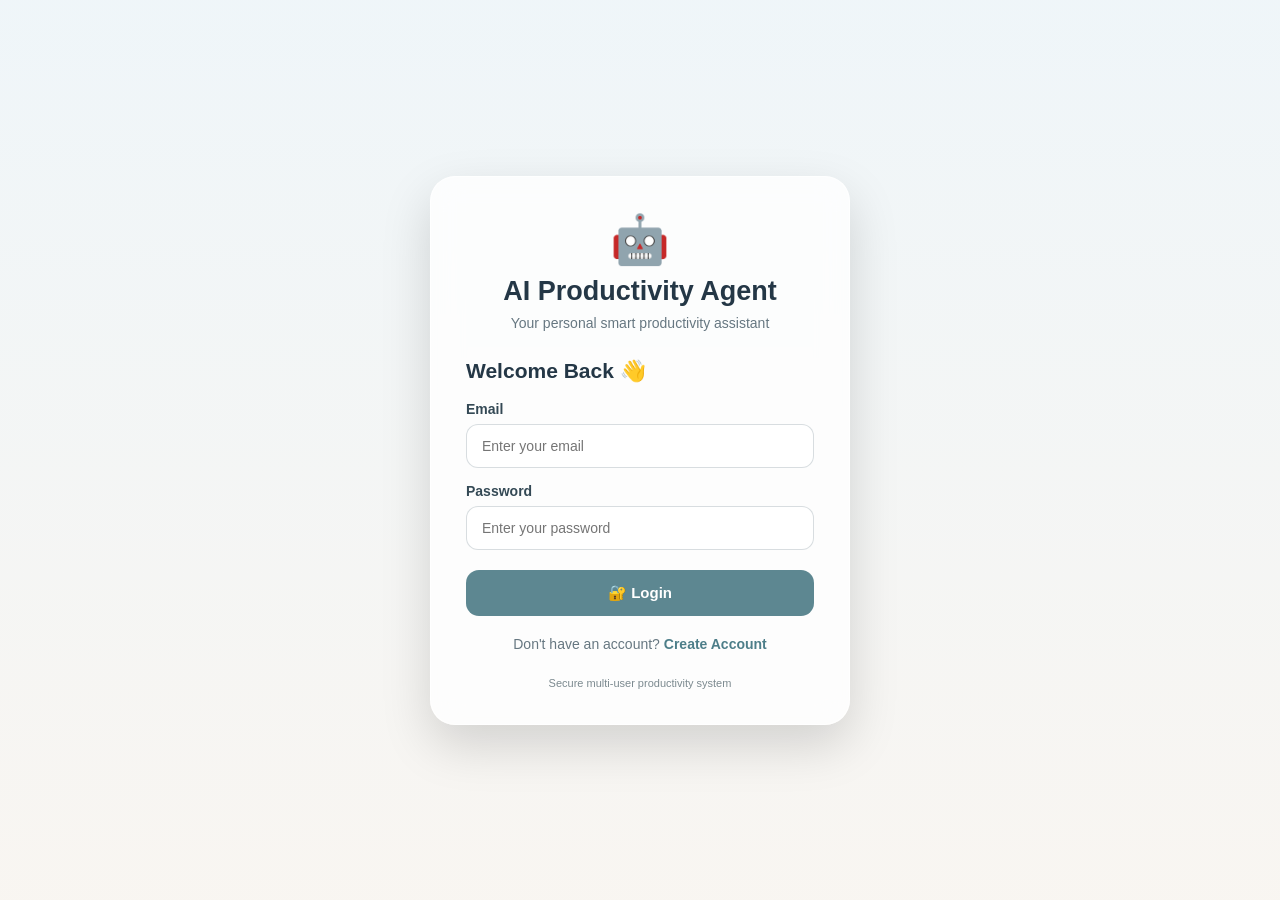
<file: frontend/auth.html>
<!DOCTYPE html>
<html lang="en">
<head>
    <meta charset="UTF-8">
    <meta name="viewport" content="width=device-width, initial-scale=1.0">

    <title>AI Productivity Agent - Login</title>

    <style>
        * {
            box-sizing: border-box;
            margin: 0;
            padding: 0;
        }

        body {
            min-height: 100vh;

            font-family:
                Arial,
                Helvetica,
                sans-serif;

            display: flex;
            justify-content: center;
            align-items: center;

            background:
                linear-gradient(
                    rgba(226, 238, 244, 0.55),
                    rgba(244, 239, 232, 0.60)
                ),
                url("https://images.unsplash.com/photo-1501785888041-af3ef285b470?auto=format&fit=crop&w=2000&q=85");

            background-size: cover;
            background-position: center;
            background-attachment: fixed;
        }

        .auth-container {
            width: 420px;
            max-width: 92%;

            padding: 35px;

            border-radius: 25px;

            background: rgba(255, 255, 255, 0.78);

            backdrop-filter: blur(15px);
            -webkit-backdrop-filter: blur(15px);

            box-shadow:
                0 20px 50px rgba(0, 0, 0, 0.15);

            border: 1px solid rgba(255, 255, 255, 0.7);
        }

        .logo {
            text-align: center;
            font-size: 48px;
            margin-bottom: 8px;
        }

        h1 {
            text-align: center;
            font-size: 27px;
            color: #243746;
            margin-bottom: 8px;
        }

        .subtitle {
            text-align: center;
            color: #667781;
            font-size: 14px;
            margin-bottom: 28px;
        }

        .form-title {
            font-size: 21px;
            color: #243746;
            margin-bottom: 18px;
        }

        .input-group {
            margin-bottom: 15px;
        }

        label {
            display: block;
            margin-bottom: 7px;

            color: #344955;
            font-size: 14px;
            font-weight: 600;
        }

        input {
            width: 100%;

            padding: 13px 15px;

            border: 1px solid rgba(100, 120, 130, 0.25);

            border-radius: 12px;

            background: rgba(255, 255, 255, 0.85);

            outline: none;

            font-size: 14px;

            transition: 0.2s;
        }

        input:focus {
            border-color: #6d9ca8;

            box-shadow:
                0 0 0 3px rgba(109, 156, 168, 0.15);
        }

        .auth-button {
            width: 100%;

            border: none;

            padding: 14px;

            border-radius: 13px;

            background: #5d8791;

            color: white;

            font-size: 15px;

            font-weight: 600;

            cursor: pointer;

            margin-top: 5px;

            transition: 0.2s;
        }

        .auth-button:hover {
            background: #4d747d;

            transform: translateY(-1px);
        }

        .switch-text {
            text-align: center;

            margin-top: 20px;

            color: #667781;

            font-size: 14px;
        }

        .switch-button {
            border: none;

            background: none;

            color: #4d7e89;

            font-weight: 700;

            cursor: pointer;

            font-size: 14px;
        }

        .message {
            display: none;

            margin-bottom: 15px;

            padding: 11px 13px;

            border-radius: 10px;

            font-size: 13px;

            text-align: center;
        }

        .message.success {
            display: block;

            background: rgba(80, 160, 100, 0.15);

            color: #286438;
        }

        .message.error {
            display: block;

            background: rgba(200, 70, 70, 0.13);

            color: #8a3030;
        }

        #signupForm {
            display: none;
        }

        .footer {
            text-align: center;

            margin-top: 25px;

            color: #7b898f;

            font-size: 11px;
        }

        @media (max-width: 500px) {

            .auth-container {
                padding: 25px;
            }

            h1 {
                font-size: 24px;
            }
        }
    </style>
</head>

<body>

    <div class="auth-container">

        <div class="logo">
            🤖
        </div>

        <h1>
            AI Productivity Agent
        </h1>

        <p class="subtitle">
            Your personal smart productivity assistant
        </p>


        <!-- ================================================= -->
        <!-- LOGIN -->
        <!-- ================================================= -->

        <div id="loginForm">

            <h2 class="form-title">
                Welcome Back 👋
            </h2>

            <div
                id="loginMessage"
                class="message">
            </div>

            <div class="input-group">

                <label for="loginEmail">
                    Email
                </label>

                <input
                    type="email"
                    id="loginEmail"
                    placeholder="Enter your email"
                    autocomplete="email"
                >

            </div>


            <div class="input-group">

                <label for="loginPassword">
                    Password
                </label>

                <input
                    type="password"
                    id="loginPassword"
                    placeholder="Enter your password"
                    autocomplete="current-password"
                >

            </div>


            <button
                class="auth-button"
                onclick="loginUser()">

                🔐 Login

            </button>


            <p class="switch-text">

                Don't have an account?

                <button
                    class="switch-button"
                    onclick="showSignup()">

                    Create Account

                </button>

            </p>

        </div>


        <!-- ================================================= -->
        <!-- SIGNUP -->
        <!-- ================================================= -->

        <div id="signupForm">

            <h2 class="form-title">
                Create Account ✨
            </h2>

            <div
                id="signupMessage"
                class="message">
            </div>


            <div class="input-group">

                <label for="signupName">
                    Full Name
                </label>

                <input
                    type="text"
                    id="signupName"
                    placeholder="Enter your name"
                    autocomplete="name"
                >

            </div>


            <div class="input-group">

                <label for="signupEmail">
                    Email
                </label>

                <input
                    type="email"
                    id="signupEmail"
                    placeholder="Enter your email"
                    autocomplete="email"
                >

            </div>


            <div class="input-group">

                <label for="signupPassword">
                    Password
                </label>

                <input
                    type="password"
                    id="signupPassword"
                    placeholder="Minimum 6 characters"
                    autocomplete="new-password"
                >

            </div>


            <div class="input-group">

                <label for="signupConfirmPassword">
                    Confirm Password
                </label>

                <input
                    type="password"
                    id="signupConfirmPassword"
                    placeholder="Enter password again"
                    autocomplete="new-password"
                >

            </div>


            <button
                class="auth-button"
                onclick="signupUser()">

                ✨ Create Account

            </button>


            <p class="switch-text">

                Already have an account?

                <button
                    class="switch-button"
                    onclick="showLogin()">

                    Login

                </button>

            </p>

        </div>


        <div class="footer">
            Secure multi-user productivity system
        </div>

    </div>


    <script>

        const API_URL =
            "https://ai-productivity-agent.onrender.com";


        // =====================================================
        // SHOW LOGIN
        // =====================================================

        function showLogin() {

            document.getElementById(
                "loginForm"
            ).style.display = "block";

            document.getElementById(
                "signupForm"
            ).style.display = "none";

            clearMessages();
        }


        // =====================================================
        // SHOW SIGNUP
        // =====================================================

        function showSignup() {

            document.getElementById(
                "loginForm"
            ).style.display = "none";

            document.getElementById(
                "signupForm"
            ).style.display = "block";

            clearMessages();
        }


        // =====================================================
        // CLEAR MESSAGES
        // =====================================================

        function clearMessages() {

            const messages = [
                "loginMessage",
                "signupMessage"
            ];

            messages.forEach(id => {

                const element =
                    document.getElementById(id);

                element.textContent = "";

                element.className =
                    "message";
            });
        }


        // =====================================================
        // SHOW MESSAGE
        // =====================================================

        function showMessage(
            elementId,
            message,
            type
        ) {

            const element =
                document.getElementById(
                    elementId
                );

            element.textContent = message;

            element.className =
                "message " + type;
        }


        // =====================================================
        // LOGIN
        // =====================================================

        async function loginUser() {

            const email =
                document.getElementById(
                    "loginEmail"
                ).value.trim();

            const password =
                document.getElementById(
                    "loginPassword"
                ).value;


            if (!email || !password) {

                showMessage(
                    "loginMessage",
                    "Please enter email and password.",
                    "error"
                );

                return;
            }


            try {

                const response =
                    await fetch(
                        `${API_URL}/login`,
                        {
                            method: "POST",

                            headers: {
                                "Content-Type":
                                    "application/json"
                            },

                            credentials: "include",

                            body: JSON.stringify({
                                email: email,
                                password: password
                            })
                        }
                    );


                const data =
                    await response.json();


                if (!response.ok || !data.success) {

                    showMessage(
                        "loginMessage",
                        data.message ||
                        "Login failed.",
                        "error"
                    );

                    return;
                }


                if (data.token) {
                    localStorage.setItem("ai_productivity_auth_token", data.token);
                }

                showMessage(
                    "loginMessage",
                    "Login successful! Opening dashboard...",
                    "success"
                );


                setTimeout(
                    function() {

                        window.location.href =
                            "index.html";

                    },
                    700
                );

            }

            catch (error) {

                showMessage(
                    "loginMessage",
                    "Unable to connect to the backend. Make sure backend.py is running.",
                    "error"
                );

            }
        }


        // =====================================================
        // SIGNUP
        // =====================================================

        async function signupUser() {

            const name =
                document.getElementById(
                    "signupName"
                ).value.trim();

            const email =
                document.getElementById(
                    "signupEmail"
                ).value.trim();

            const password =
                document.getElementById(
                    "signupPassword"
                ).value;

            const confirmPassword =
                document.getElementById(
                    "signupConfirmPassword"
                ).value;


            if (
                !name ||
                !email ||
                !password ||
                !confirmPassword
            ) {

                showMessage(
                    "signupMessage",
                    "Please fill in all fields.",
                    "error"
                );

                return;
            }


            if (password.length < 6) {

                showMessage(
                    "signupMessage",
                    "Password must contain at least 6 characters.",
                    "error"
                );

                return;
            }


            if (
                password !==
                confirmPassword
            ) {

                showMessage(
                    "signupMessage",
                    "Passwords do not match.",
                    "error"
                );

                return;
            }


            try {

                const response =
                    await fetch(
                        `${API_URL}/signup`,
                        {
                            method: "POST",

                            headers: {
                                "Content-Type":
                                    "application/json"
                            },

                            credentials: "include",

                            body: JSON.stringify({
                                name: name,
                                email: email,
                                password: password
                            })
                        }
                    );


                const data =
                    await response.json();


                if (!response.ok || !data.success) {

                    showMessage(
                        "signupMessage",
                        data.message ||
                        "Account creation failed.",
                        "error"
                    );

                    return;
                }


                if (data.token) {
                    localStorage.setItem("ai_productivity_auth_token", data.token);
                }

                showMessage(
                    "signupMessage",
                    "Account created! Opening dashboard...",
                    "success"
                );


                setTimeout(
                    function() {

                        window.location.href =
                            "index.html";

                    },
                    700
                );

            }

            catch (error) {

                showMessage(
                    "signupMessage",
                    "Unable to connect to the backend. Make sure backend.py is running.",
                    "error"
                );

            }
        }


        // =====================================================
        // ENTER KEY SUPPORT
        // =====================================================

        document.addEventListener(
            "keydown",
            function(event) {

                if (
                    event.key === "Enter"
                ) {

                    const loginVisible =
                        document.getElementById(
                            "loginForm"
                        ).style.display !== "none";


                    if (loginVisible) {

                        loginUser();

                    } else {

                        signupUser();

                    }

                }

            }
        );

    </script>

</body>
</html>
</file>
